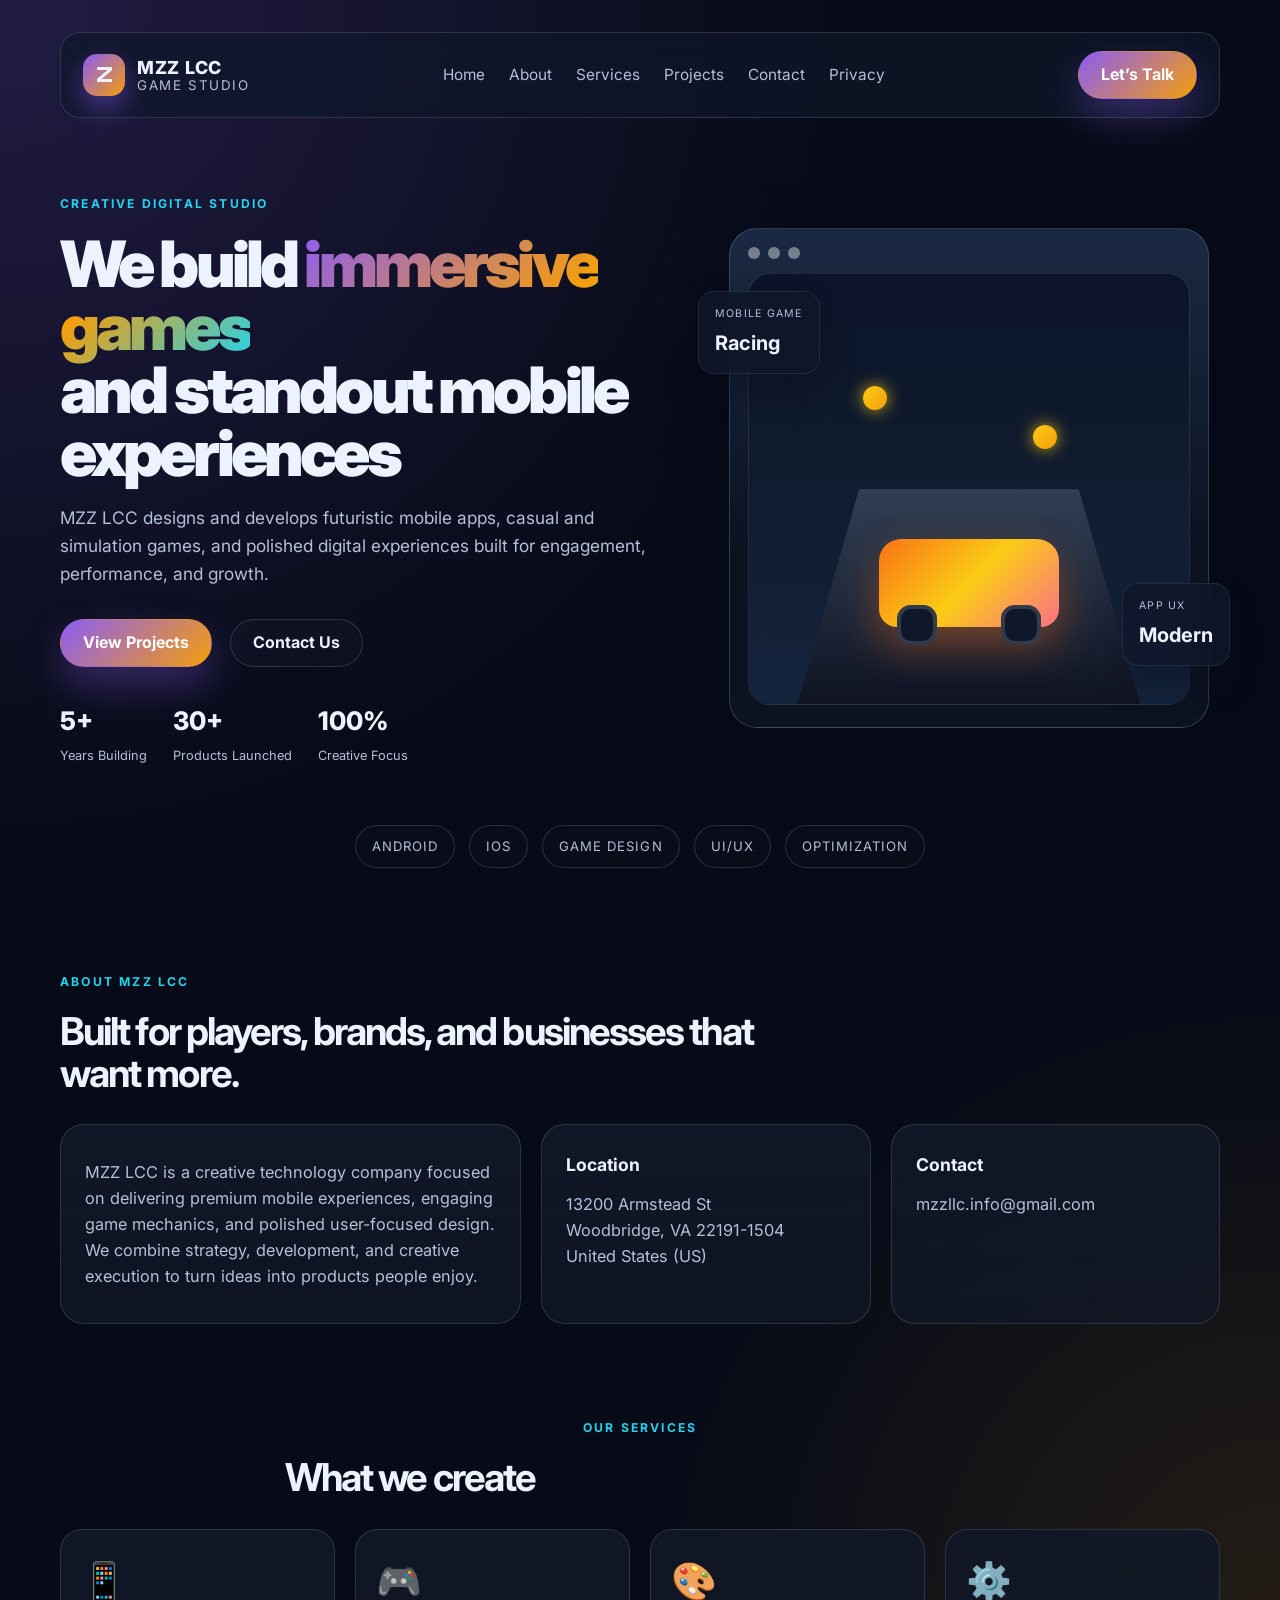
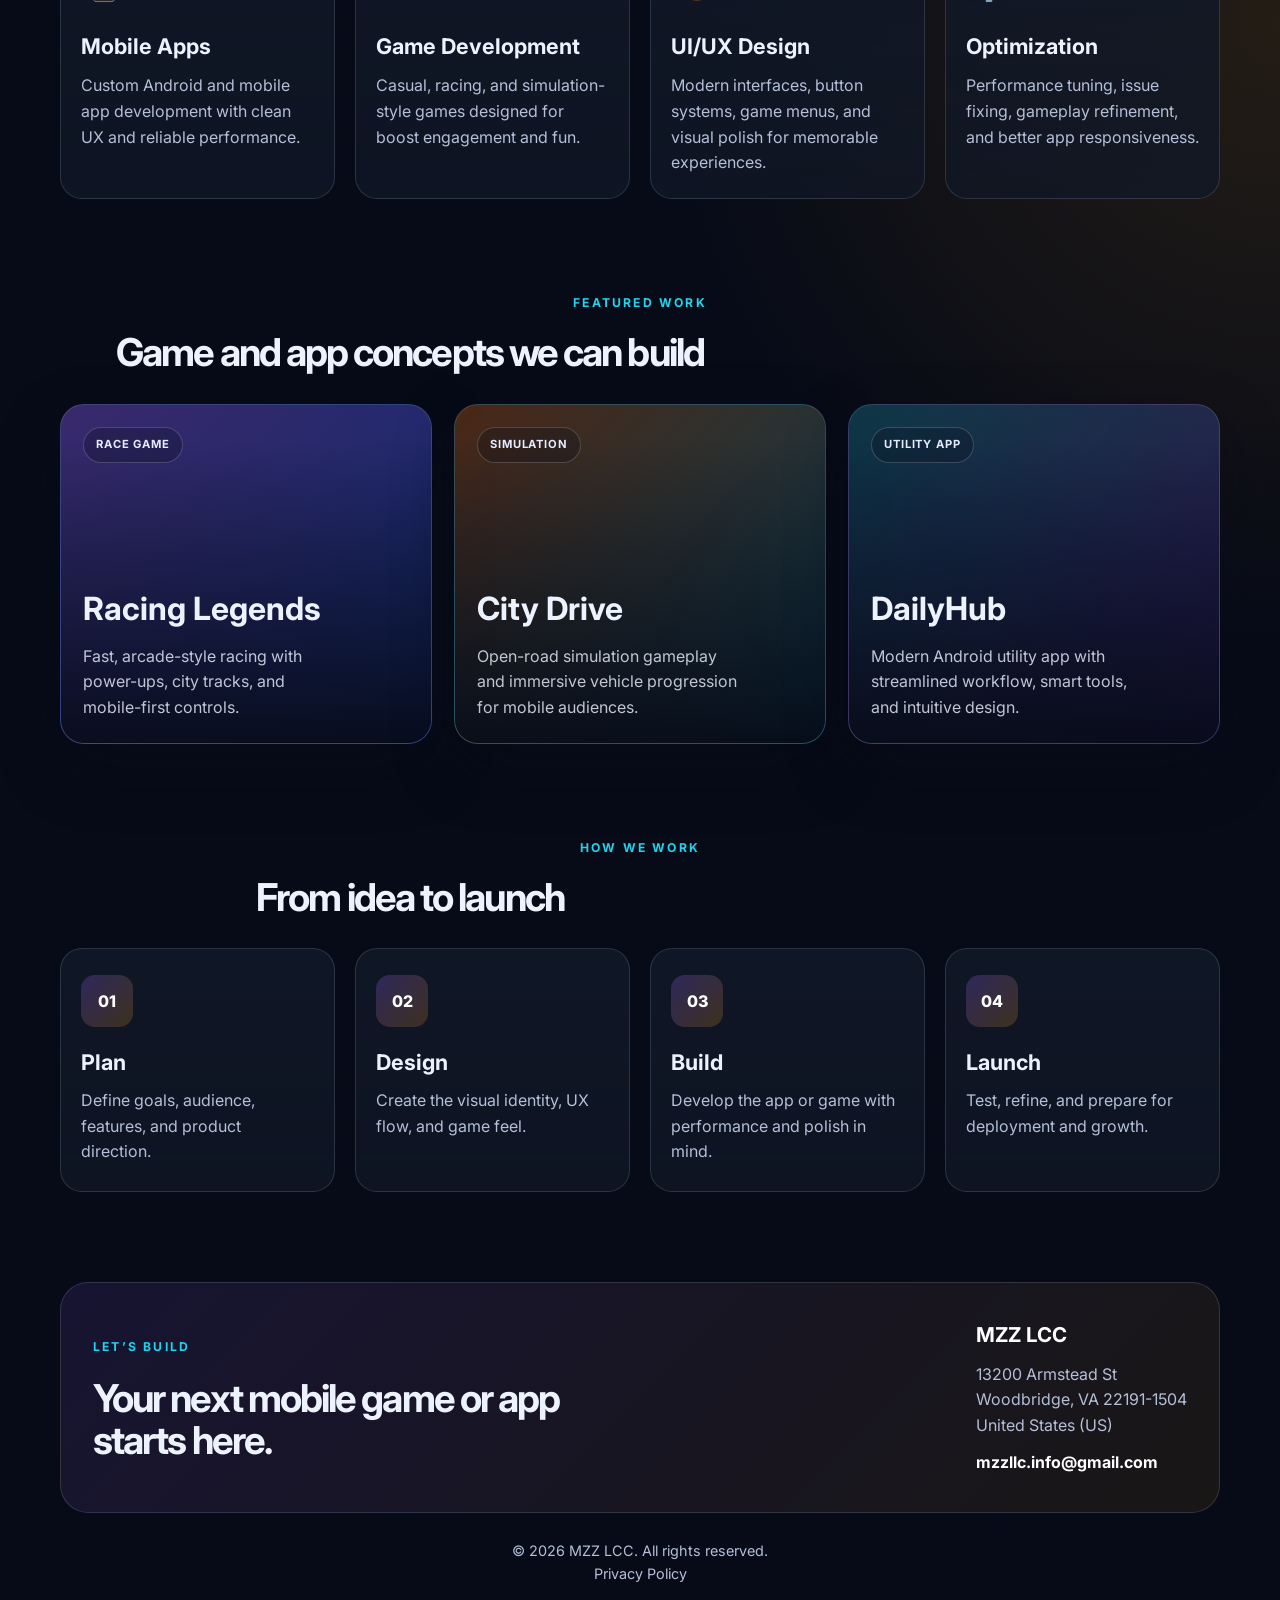
<file: index.html>
<!DOCTYPE html>
<html lang="en">
  <head>
    <meta charset="UTF-8" />
    <meta name="viewport" content="width=device-width, initial-scale=1.0" />
    <title>MZZ LCC | Game Studio & Mobile Innovation</title>
    <meta
      name="description"
      content="MZZ LCC creates mobile games, Android apps, UI/UX designs, and digital experiences for players and brands."
    />
    <link rel="preconnect" href="https://fonts.googleapis.com" />
    <link rel="preconnect" href="https://fonts.gstatic.com" crossorigin />
    <link
      href="https://fonts.googleapis.com/css2?family=Inter:wght@400;500;600;700;800;900&family=Orbitron:wght@500;700;800;900&display=swap"
      rel="stylesheet"
    />
    <link rel="stylesheet" href="style.css" />
  </head>
  <body>
    <div class="site-shell">
      <header class="topbar">
        <div class="brand">
          <div class="brand-mark">Z</div>
          <div class="brand-copy">
            <span class="brand-name">MZZ LCC</span>
            <small>Game Studio</small>
          </div>
        </div>

        <nav class="nav" aria-label="Main navigation">
          <a href="index.html">Home</a>
          <a href="#about">About</a>
          <a href="#services">Services</a>
          <a href="#works">Projects</a>
          <a href="#contact">Contact</a>
          <a href="privacy.html">Privacy</a>
        </nav>

        <a href="#contact" class="btn btn-primary">Let’s Talk</a>
      </header>

      <main>
        <section id="home" class="hero">
          <div class="hero-copy">
            <span class="eyebrow">Creative digital studio</span>
            <h1>
              We build <span>immersive games</span><br />
              and standout mobile experiences
            </h1>
            <p>
              MZZ LCC designs and develops futuristic mobile apps, casual and
              simulation games, and polished digital experiences built for
              engagement, performance, and growth.
            </p>

            <div class="cta-row">
              <a href="#works" class="btn btn-primary">View Projects</a>
              <a href="#contact" class="btn btn-secondary">Contact Us</a>
            </div>

            <ul class="hero-stats">
              <li>
                <strong>5+</strong>
                <span>Years Building</span>
              </li>
              <li>
                <strong>30+</strong>
                <span>Products Launched</span>
              </li>
              <li>
                <strong>100%</strong>
                <span>Creative Focus</span>
              </li>
            </ul>
          </div>

          <div class="hero-visual" aria-label="Game studio showcase">
            <div class="screen screen-main">
              <div class="screen-topbar">
                <span></span>
                <span></span>
                <span></span>
              </div>
              <div class="screen-body">
                <div class="game-illustration">
                  <div class="road"></div>
                  <div class="car"></div>
                  <div class="coin coin-one"></div>
                  <div class="coin coin-two"></div>
                </div>
              </div>
            </div>
            <div class="floating-card floating-card-a">
              <span>Mobile Game</span>
              <strong>Racing</strong>
            </div>
            <div class="floating-card floating-card-b">
              <span>App UX</span>
              <strong>Modern</strong>
            </div>
          </div>
        </section>

        <div class="brand-strip">
          <span>Android</span>
          <span>iOS</span>
          <span>Game Design</span>
          <span>UI/UX</span>
          <span>Optimization</span>
        </div>

        <section id="about" class="about section-block">
          <div class="section-heading">
            <span class="eyebrow">About MZZ LCC</span>
            <h2>Built for players, brands, and businesses that want more.</h2>
          </div>

          <div class="about-grid">
            <div class="about-card large">
              <p>
                MZZ LCC is a creative technology company focused on delivering
                premium mobile experiences, engaging game mechanics, and
                polished user-focused design. We combine strategy, development,
                and creative execution to turn ideas into products people enjoy.
              </p>
            </div>

            <div class="about-card">
              <h3>Location</h3>
              <p>13200 Armstead St<br />Woodbridge, VA 22191-1504<br />United States (US)</p>
            </div>

            <div class="about-card">
              <h3>Contact</h3>
              <p>
                <a href="mailto:mzzllc.info@gmail.com">mzzllc.info@gmail.com</a>
              </p>
            </div>
          </div>
        </section>

        <section id="services" class="services section-block">
          <div class="section-heading center">
            <span class="eyebrow">Our services</span>
            <h2>What we create</h2>
          </div>

          <div class="service-grid">
            <article class="service-card">
              <div class="service-icon">📱</div>
              <h3>Mobile Apps</h3>
              <p>Custom Android and mobile app development with clean UX and reliable performance.</p>
            </article>

            <article class="service-card">
              <div class="service-icon">🎮</div>
              <h3>Game Development</h3>
              <p>Casual, racing, and simulation-style games designed for boost engagement and fun.</p>
            </article>

            <article class="service-card">
              <div class="service-icon">🎨</div>
              <h3>UI/UX Design</h3>
              <p>Modern interfaces, button systems, game menus, and visual polish for memorable experiences.</p>
            </article>

            <article class="service-card">
              <div class="service-icon">⚙️</div>
              <h3>Optimization</h3>
              <p>Performance tuning, issue fixing, gameplay refinement, and better app responsiveness.</p>
            </article>
          </div>
        </section>

        <section id="works" class="projects section-block">
          <div class="section-heading center">
            <span class="eyebrow">Featured work</span>
            <h2>Game and app concepts we can build</h2>
          </div>

          <div class="project-grid">
            <article class="project-card project-one">
              <span class="project-tag">Race Game</span>
              <h3>Racing Legends</h3>
              <p>Fast, arcade-style racing with power-ups, city tracks, and mobile-first controls.</p>
            </article>

            <article class="project-card project-two">
              <span class="project-tag">Simulation</span>
              <h3>City Drive</h3>
              <p>Open-road simulation gameplay and immersive vehicle progression for mobile audiences.</p>
            </article>

            <article class="project-card project-three">
              <span class="project-tag">Utility App</span>
              <h3>DailyHub</h3>
              <p>Modern Android utility app with streamlined workflow, smart tools, and intuitive design.</p>
            </article>
          </div>
        </section>

        <section class="process section-block">
          <div class="section-heading center">
            <span class="eyebrow">How we work</span>
            <h2>From idea to launch</h2>
          </div>

          <div class="process-grid">
            <div class="process-step">
              <span>01</span>
              <h3>Plan</h3>
              <p>Define goals, audience, features, and product direction.</p>
            </div>
            <div class="process-step">
              <span>02</span>
              <h3>Design</h3>
              <p>Create the visual identity, UX flow, and game feel.</p>
            </div>
            <div class="process-step">
              <span>03</span>
              <h3>Build</h3>
              <p>Develop the app or game with performance and polish in mind.</p>
            </div>
            <div class="process-step">
              <span>04</span>
              <h3>Launch</h3>
              <p>Test, refine, and prepare for deployment and growth.</p>
            </div>
          </div>
        </section>

        <section id="contact" class="contact section-block">
          <div class="contact-box">
            <div class="contact-copy">
              <span class="eyebrow">Let’s build</span>
              <h2>Your next mobile game or app starts here.</h2>
            </div>

            <div class="contact-info">
              <p><strong>MZZ LCC</strong></p>
              <p>13200 Armstead St<br />Woodbridge, VA 22191-1504<br />United States (US)</p>
              <a href="mailto:mzzllc.info@gmail.com">mzzllc.info@gmail.com</a>
            </div>
          </div>
        </section>
      </main>

      <footer class="footer">
        <p>© 2026 MZZ LCC. All rights reserved.</p>
        <p><a href="privacy.html">Privacy Policy</a></p>
      </footer>
    </div>
  </body>
</html>
</file>
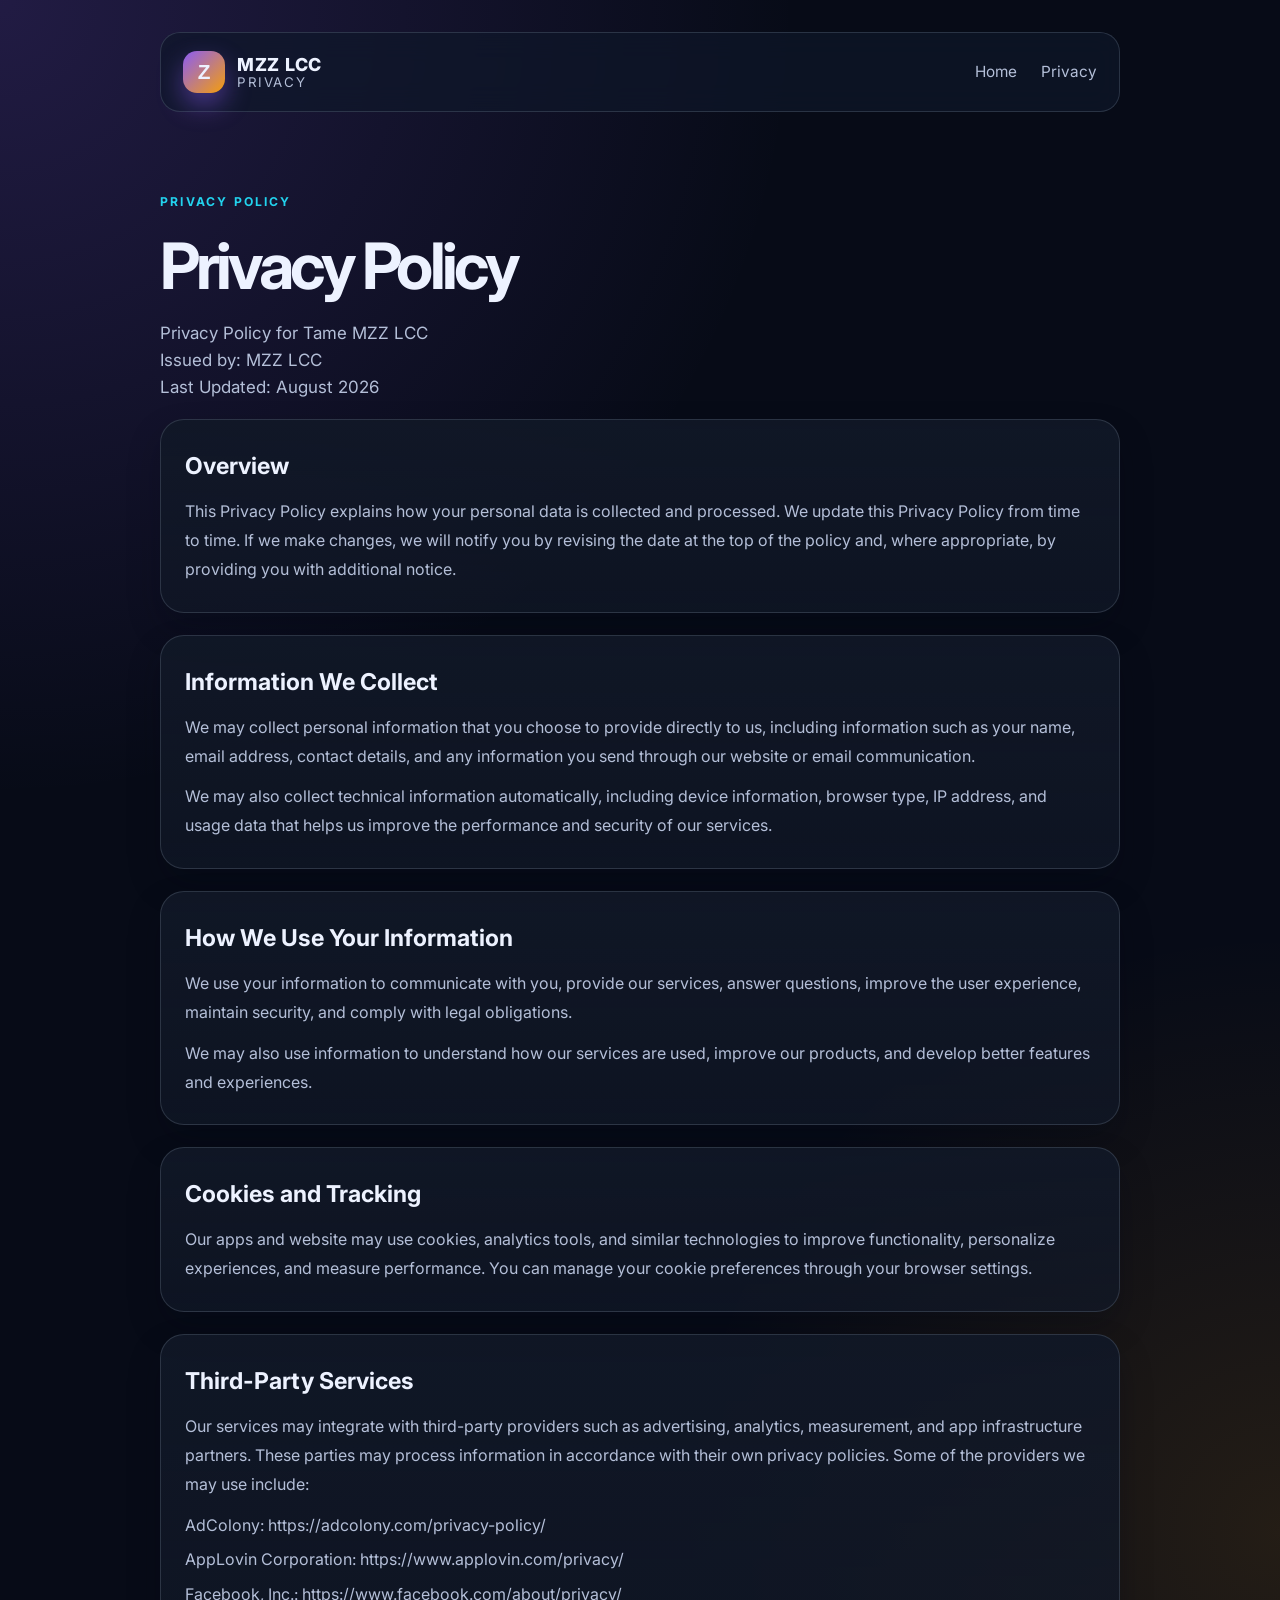
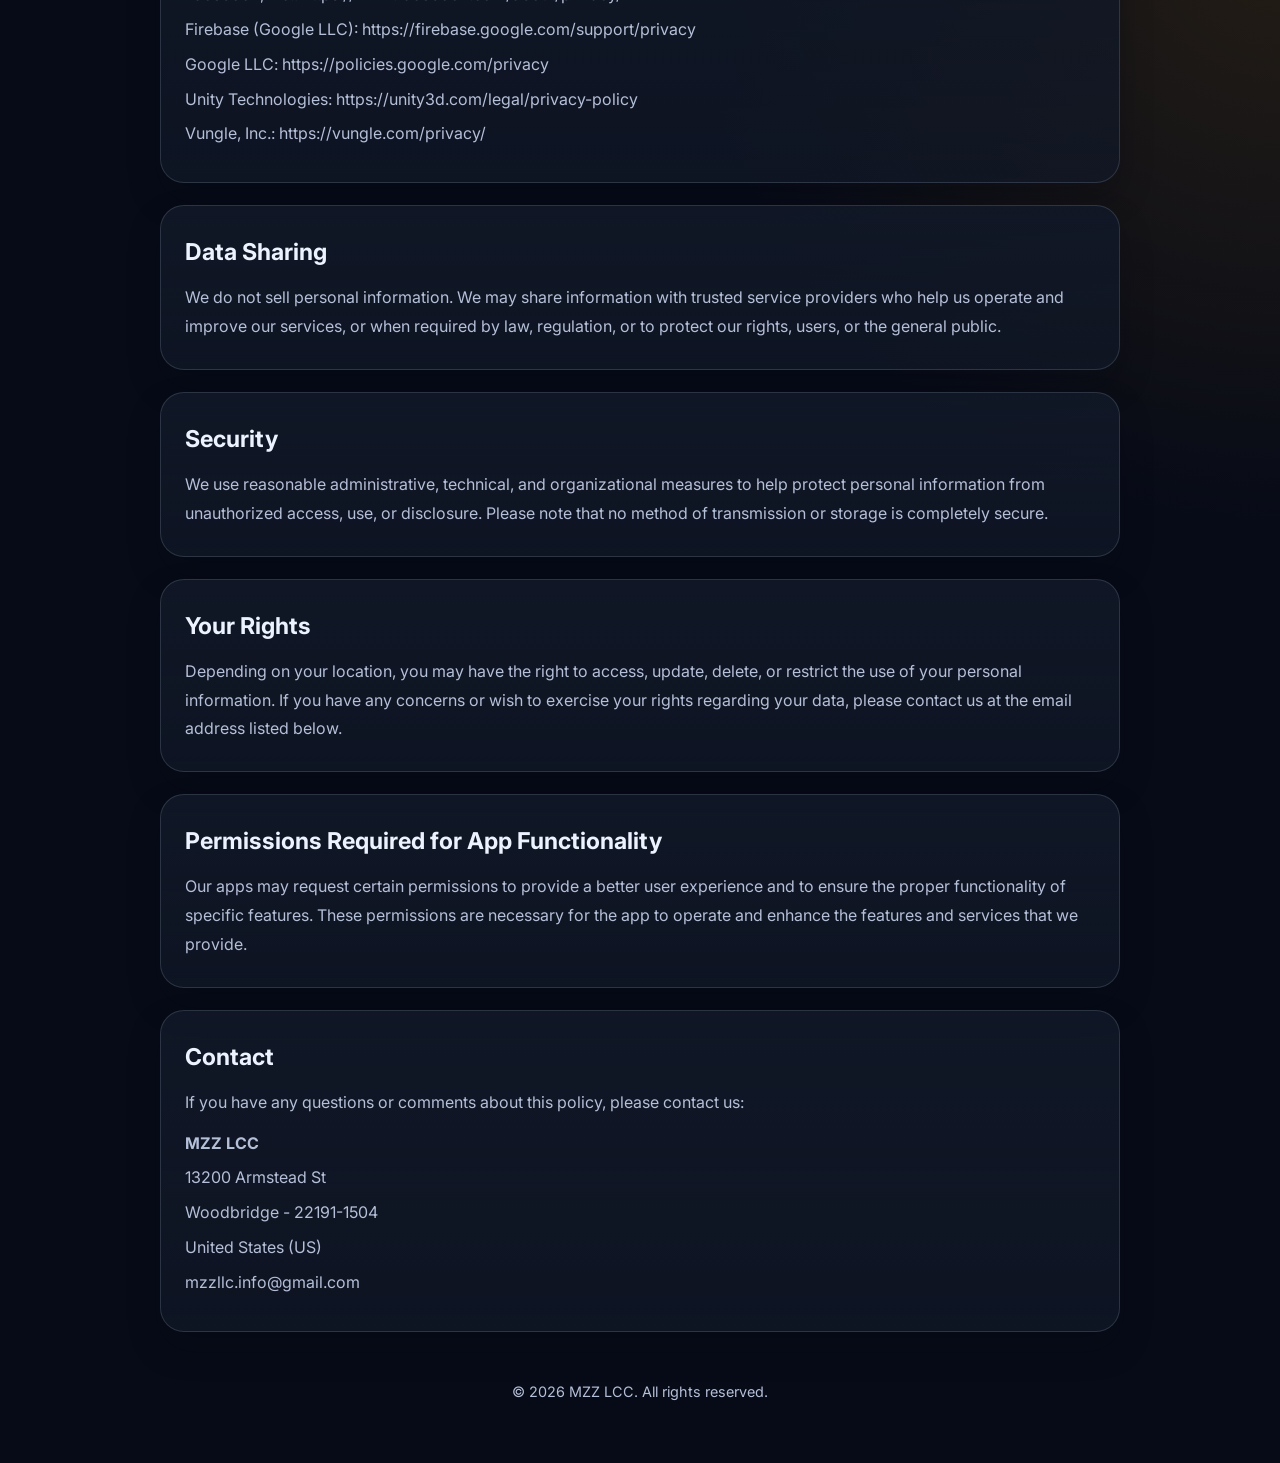
<file: privacy.html>
<!DOCTYPE html>
<html lang="en">
  <head>
    <meta charset="UTF-8" />
    <meta name="viewport" content="width=device-width, initial-scale=1.0" />
    <title>MZZ LCC - Privacy</title>
    <meta
      name="description"
      content="Privacy Policy for Tame MZZ LCC. Issued by: MZZ LCC. Last Updated: August 2026."
    />
    <link rel="preconnect" href="https://fonts.googleapis.com" />
    <link rel="preconnect" href="https://fonts.gstatic.com" crossorigin />
    <link
      href="https://fonts.googleapis.com/css2?family=Inter:wght@400;500;600;700;800;900&display=swap"
      rel="stylesheet"
    />
    <link rel="stylesheet" href="style.css" />
  </head>
  <body>
    <div class="site-shell privacy-shell">
      <header class="topbar policy-topbar">
        <div class="brand">
          <div class="brand-mark">Z</div>
          <div class="brand-copy">
            <span class="brand-name">MZZ LCC</span>
            <small>Privacy</small>
          </div>
        </div>

        <nav class="nav" aria-label="Main navigation">
          <a href="index.html">Home</a>
          <a href="privacy.html">Privacy</a>
        </nav>
      </header>

      <main class="privacy-page">
        <section class="privacy-header">
          <span class="eyebrow">Privacy Policy</span>
          <h1>Privacy Policy</h1>
          <p>
            Privacy Policy for Tame MZZ LCC<br />
            Issued by: MZZ LCC<br />
            Last Updated: August 2026
          </p>
        </section>

        <section class="policy-card">
          <h2>Overview</h2>
          <p>
            This Privacy Policy explains how your personal data is collected and processed.
            We update this Privacy Policy from time to time. If we make changes, we will
            notify you by revising the date at the top of the policy and, where appropriate,
            by providing you with additional notice.
          </p>
        </section>

        <section class="policy-card">
          <h2>Information We Collect</h2>
          <p>
            We may collect personal information that you choose to provide directly to us,
            including information such as your name, email address, contact details,
            and any information you send through our website or email communication.
          </p>
          <p>
            We may also collect technical information automatically, including device
            information, browser type, IP address, and usage data that helps us improve
            the performance and security of our services.
          </p>
        </section>

        <section class="policy-card">
          <h2>How We Use Your Information</h2>
          <p>
            We use your information to communicate with you, provide our services, answer
            questions, improve the user experience, maintain security, and comply with legal
            obligations.
          </p>
          <p>
            We may also use information to understand how our services are used, improve our
            products, and develop better features and experiences.
          </p>
        </section>

        <section class="policy-card">
          <h2>Cookies and Tracking</h2>
          <p>
            Our apps and website may use cookies, analytics tools, and similar technologies
            to improve functionality, personalize experiences, and measure performance.
            You can manage your cookie preferences through your browser settings.
          </p>
        </section>

        <section class="policy-card">
          <h2>Third-Party Services</h2>
          <p>
            Our services may integrate with third-party providers such as advertising, analytics,
            measurement, and app infrastructure partners. These parties may process information
            in accordance with their own privacy policies. Some of the providers we may use include:
          </p>
          <ul>
            <li>AdColony: <a href="https://adcolony.com/privacy-policy/" target="_blank" rel="noreferrer">https://adcolony.com/privacy-policy/</a></li>
            <li>AppLovin Corporation: <a href="https://www.applovin.com/privacy/" target="_blank" rel="noreferrer">https://www.applovin.com/privacy/</a></li>
            <li>Facebook, Inc.: <a href="https://www.facebook.com/about/privacy/" target="_blank" rel="noreferrer">https://www.facebook.com/about/privacy/</a></li>
            <li>Firebase (Google LLC): <a href="https://firebase.google.com/support/privacy" target="_blank" rel="noreferrer">https://firebase.google.com/support/privacy</a></li>
            <li>Google LLC: <a href="https://policies.google.com/privacy" target="_blank" rel="noreferrer">https://policies.google.com/privacy</a></li>
            <li>Unity Technologies: <a href="https://unity3d.com/legal/privacy-policy" target="_blank" rel="noreferrer">https://unity3d.com/legal/privacy-policy</a></li>
            <li>Vungle, Inc.: <a href="https://vungle.com/privacy/" target="_blank" rel="noreferrer">https://vungle.com/privacy/</a></li>
          </ul>
        </section>

        <section class="policy-card">
          <h2>Data Sharing</h2>
          <p>
            We do not sell personal information. We may share information with trusted service
            providers who help us operate and improve our services, or when required by law,
            regulation, or to protect our rights, users, or the general public.
          </p>
        </section>

        <section class="policy-card">
          <h2>Security</h2>
          <p>
            We use reasonable administrative, technical, and organizational measures to help
            protect personal information from unauthorized access, use, or disclosure. Please
            note that no method of transmission or storage is completely secure.
          </p>
        </section>

        <section class="policy-card">
          <h2>Your Rights</h2>
          <p>
            Depending on your location, you may have the right to access, update, delete, or
            restrict the use of your personal information. If you have any concerns or wish to
            exercise your rights regarding your data, please contact us at the email address
            listed below.
          </p>
        </section>

        <section class="policy-card">
          <h2>Permissions Required for App Functionality</h2>
          <p>
            Our apps may request certain permissions to provide a better user experience and to
            ensure the proper functionality of specific features. These permissions are necessary
            for the app to operate and enhance the features and services that we provide.
          </p>
        </section>

        <section class="policy-card">
          <h2>Contact</h2>
          <p>
            If you have any questions or comments about this policy, please contact us:
          </p>
          <ul>
            <li><strong>MZZ LCC</strong></li>
            <li>13200 Armstead St</li>
            <li>Woodbridge - 22191-1504</li>
            <li>United States (US)</li>
            <li><a href="mailto:mzzllc.info@gmail.com">mzzllc.info@gmail.com</a></li>
          </ul>
        </section>
      </main>

      <footer class="footer">
        <p>© 2026 MZZ LCC. All rights reserved.</p>
      </footer>
    </div>
  </body>
</html>
</file>
<file: style.css>
:root {
  --bg: #070b17;
  --panel: #0f172a;
  --panel-soft: rgba(15, 23, 42, 0.8);
  --card: #101b2d;
  --card-2: #141f34;
  --line: rgba(148, 163, 184, 0.22);
  --text: #edf2ff;
  --muted: #b4bfd8;
  --primary: #8b5cf6;
  --secondary: #f59e0b;
  --accent: #22d3ee;
  --highlight: #f97316;
  --white: #ffffff;
  --shadow: 0 24px 60px rgba(8, 12, 24, 0.45);
}

* {
  margin: 0;
  padding: 0;
  box-sizing: border-box;
}

html {
  scroll-behavior: smooth;
}

body {
  font-family: "Inter", sans-serif;
  background:
    radial-gradient(circle at top left, rgba(139, 92, 246, 0.2), transparent 24%),
    radial-gradient(circle at right center, rgba(245, 158, 11, 0.12), transparent 30%),
    var(--bg);
  color: var(--text);
  line-height: 1.6;
}

img {
  max-width: 100%;
  display: block;
}

 a {
  color: inherit;
  text-decoration: none;
}

.site-shell {
  max-width: 1200px;
  margin: 0 auto;
  padding: 32px 20px 60px;
}

.topbar {
  display: flex;
  align-items: center;
  justify-content: space-between;
  gap: 20px;
  background: rgba(15, 23, 42, 0.7);
  border: 1px solid var(--line);
  border-radius: 20px;
  padding: 18px 22px;
  position: sticky;
  top: 18px;
  backdrop-filter: blur(14px);
  z-index: 50;
}

.brand {
  display: flex;
  align-items: center;
  gap: 12px;
}

.brand-mark {
  width: 42px;
  height: 42px;
  display: grid;
  place-items: center;
  border-radius: 14px;
  background: linear-gradient(135deg, var(--primary), var(--secondary));
  box-shadow: 0 12px 26px rgba(139, 92, 246, 0.45);
  font-family: "Orbitron", sans-serif;
  font-size: 1.3rem;
  font-weight: 800;
}

.brand-copy {
  display: flex;
  flex-direction: column;
  line-height: 1.1;
}

.brand-name {
  font-size: 1.12rem;
  font-weight: 800;
  letter-spacing: 0.04em;
}

.brand-copy small {
  color: var(--muted);
  letter-spacing: 0.12em;
  text-transform: uppercase;
}

.nav {
  display: flex;
  align-items: center;
  gap: 24px;
  color: var(--muted);
  font-size: 0.96rem;
}

.nav a {
  transition: color 0.25s ease;
}

.nav a:hover {
  color: var(--white);
}

.btn {
  display: inline-flex;
  align-items: center;
  justify-content: center;
  min-height: 48px;
  padding: 0 22px;
  border-radius: 999px;
  border: 1px solid transparent;
  font-weight: 700;
  transition: transform 0.2s ease, box-shadow 0.2s ease, border-color 0.2s ease;
}

.btn:hover {
  transform: translateY(-1px);
}

.btn-primary {
  background: linear-gradient(135deg, var(--primary), var(--secondary));
  color: var(--white);
  box-shadow: 0 18px 38px rgba(139, 92, 246, 0.32);
}

.btn-secondary {
  border-color: var(--line);
  background: rgba(148, 163, 184, 0.03);
  color: var(--text);
}

.hero {
  display: grid;
  grid-template-columns: 1.1fr 0.9fr;
  align-items: center;
  gap: 44px;
  padding: 72px 0 26px;
}

.eyebrow {
  display: inline-block;
  font-size: 0.76rem;
  letter-spacing: 0.18em;
  text-transform: uppercase;
  color: var(--accent);
  margin-bottom: 20px;
  font-weight: 700;
}

.hero-copy h1 {
  font-size: clamp(2.8rem, 5vw, 5rem);
  line-height: 0.98;
  letter-spacing: -0.06em;
  font-weight: 900;
  margin-bottom: 20px;
}

.hero-copy h1 span {
  background: linear-gradient(135deg, #8b5cf6, #f59e0b 60%, #22d3ee);
  -webkit-background-clip: text;
  background-clip: text;
  -webkit-text-fill-color: transparent;
}

.hero-copy p {
  max-width: 620px;
  color: var(--muted);
  font-size: 1.08rem;
}

.cta-row {
  display: flex;
  align-items: center;
  flex-wrap: wrap;
  gap: 18px;
  margin: 32px 0 28px;
}

.hero-stats {
  list-style: none;
  display: flex;
  flex-wrap: wrap;
  gap: 26px;
  padding-top: 6px;
}

.hero-stats li {
  display: flex;
  flex-direction: column;
  gap: 4px;
}

.hero-stats strong {
  font-size: 1.6rem;
  font-weight: 800;
}

.hero-stats span {
  color: var(--muted);
  font-size: 0.8rem;
}

.hero-visual {
  position: relative;
  min-height: 520px;
  display: grid;
  place-items: center;
}

.screen {
  position: relative;
  width: min(100%, 480px);
  min-height: 500px;
  background: linear-gradient(180deg, #1a2943, #0b1220 65%);
  border: 1px solid rgba(148, 163, 184, 0.28);
  border-radius: 28px;
  padding: 18px 18px 12px;
  box-shadow: var(--shadow);
}

.screen-topbar {
  display: flex;
  gap: 8px;
  margin-bottom: 14px;
}

.screen-topbar span {
  width: 12px;
  height: 12px;
  border-radius: 50%;
  background: rgba(255, 255, 255, 0.4);
}

.screen-body {
  height: calc(100% - 38px);
  border-radius: 22px;
  overflow: hidden;
  background: linear-gradient(180deg, rgba(23, 28, 48, 0.9), rgba(9, 13, 25, 0.98));
  border: 1px solid rgba(148, 163, 184, 0.18);
}

.game-illustration {
  position: relative;
  width: 100%;
  height: 100%;
  min-height: 430px;
  background: linear-gradient(180deg, #0b1428, #101b2e 45%, #13243d 100%);
  overflow: hidden;
}

.road {
  position: absolute;
  left: 50%;
  bottom: 0;
  transform: translateX(-50%);
  width: 78%;
  height: 50%;
  background: linear-gradient(180deg, rgba(148, 163, 184, 0.25), rgba(15, 18, 33, 0.95));
  clip-path: polygon(18% 0, 82% 0, 100% 100%, 0 100%);
}

.car {
  position: absolute;
  left: 50%;
  bottom: 18%;
  transform: translateX(-50%);
  width: 180px;
  height: 88px;
  background: linear-gradient(135deg, #f97316, #facc15, #fb7185);
  border-radius: 22px 22px 18px 18px;
  box-shadow: 0 18px 40px rgba(249, 115, 22, 0.4);
}

.car::before,
.car::after {
  content: "";
  position: absolute;
  width: 40px;
  height: 40px;
  bottom: -18px;
  border-radius: 14px;
  background: #0f172a;
  box-shadow: inset 0 0 0 4px rgba(255,255,255,0.15);
}

.car::before { left: 18px; }
.car::after { right: 18px; }

.coin {
  position: absolute;
  width: 24px;
  height: 24px;
  border-radius: 50%;
  background: linear-gradient(135deg, #facc15, #f59e0b);
  box-shadow: 0 0 16px rgba(250, 204, 21, 0.8);
}

.coin-one { top: 26%; left: 26%; }
.coin-two { top: 35%; right: 30%; }

.floating-card {
  position: absolute;
  display: flex;
  flex-direction: column;
  padding: 14px 16px;
  border-radius: 16px;
  border: 1px solid rgba(255, 255, 255, 0.08);
  background: rgba(15, 23, 42, 0.8);
  box-shadow: 0 18px 30px rgba(9, 13, 25, 0.4);
  backdrop-filter: blur(18px);
}

.floating-card span {
  font-size: 0.66rem;
  text-transform: uppercase;
  letter-spacing: 0.12em;
  color: var(--muted);
}

.floating-card strong {
  margin-top: 4px;
  font-size: 1.25rem;
}

.floating-card-a {
  left: -4%;
  top: 14%;
}

.floating-card-b {
  right: -2%;
  bottom: 14%;
}

.brand-strip {
  display: flex;
  flex-wrap: wrap;
  justify-content: center;
  gap: 14px;
  margin: 14px auto 0;
  padding: 18px 14px 10px;
}

.brand-strip span {
  border: 1px solid var(--line);
  padding: 10px 16px;
  border-radius: 999px;
  color: var(--muted);
  background: rgba(148, 163, 184, 0.02);
  font-size: 0.82rem;
  letter-spacing: 0.08em;
  text-transform: uppercase;
}

.section-block {
  padding-top: 90px;
}

.section-heading {
  margin-bottom: 30px;
}

.section-heading.center {
  text-align: center;
}

.section-heading h2 {
  font-size: clamp(2rem, 3vw, 3.4rem);
  line-height: 1.08;
  letter-spacing: -0.05em;
  max-width: 700px;
}

.about-grid {
  display: grid;
  grid-template-columns: 1.4fr 1fr 1fr;
  gap: 20px;
}

.about-card {
  background: linear-gradient(180deg, rgba(17, 24, 39, 0.9), rgba(17, 24, 39, 0.7));
  border: 1px solid var(--line);
  border-radius: 24px;
  padding: 26px 24px;
}

.about-card.large {
  display: flex;
  align-items: center;
  min-height: 200px;
}

.about-card h3 {
  margin-bottom: 12px;
  font-size: 1.1rem;
}

.about-card p,
.about-card a {
  color: var(--muted);
  font-size: 1.02rem;
}

.service-grid {
  display: grid;
  grid-template-columns: repeat(4, minmax(220px, 1fr));
  gap: 20px;
}

.service-card {
  background: linear-gradient(180deg, rgba(17, 24, 39, 0.9), rgba(17, 24, 39, 0.72));
  border: 1px solid var(--line);
  border-radius: 22px;
  padding: 22px 20px;
  transition: transform 0.22s ease, border-color 0.22s ease;
}

.service-card:hover {
  transform: translateY(-4px);
  border-color: rgba(139, 92, 246, 0.6);
}

.service-icon {
  font-size: 2.3rem;
  margin-bottom: 18px;
}

.service-card h3 {
  font-size: 1.35rem;
  margin-bottom: 10px;
}

.service-card p {
  color: var(--muted);
}

.project-grid {
  display: grid;
  grid-template-columns: repeat(3, minmax(250px, 1fr));
  gap: 22px;
}

.project-card {
  position: relative;
  min-height: 300px;
  padding: 22px;
  border-radius: 24px;
  border: 1px solid var(--line);
  overflow: hidden;
  box-shadow: var(--shadow);
}

.project-card::before {
  content: "";
  position: absolute;
  inset: 0;
  background: linear-gradient(180deg, transparent 10%, rgba(7, 11, 23, 0.92) 100%);
}

.project-card > * {
  position: relative;
  z-index: 1;
}

.project-card h3,
.project-card p,
.project-tag {
  position: relative;
  z-index: 1;
}

.project-one {
  background: linear-gradient(135deg, rgba(139,92,246,0.38), rgba(29, 78, 216, 0.46)),
    url('https://images.unsplash.com/photo-1511512578047-dfb367046420?auto=format&fit=crop&w=900&q=80') center/cover no-repeat;
}

.project-two {
  background: linear-gradient(135deg, rgba(249,115,22,0.28), rgba(14, 116, 144, 0.45)),
    url('https://images.unsplash.com/photo-1542751371-adc38448a05e?auto=format&fit=crop&w=900&q=80') center/cover no-repeat;
}

.project-three {
  background: linear-gradient(135deg, rgba(34, 211, 238, 0.22), rgba(76, 29, 149, 0.46)),
    url('https://images.unsplash.com/photo-1522542550221-31fd19575a2d?auto=format&fit=crop&w=900&q=80') center/cover no-repeat;
}

.project-tag {
  display: inline-block;
  padding: 8px 12px;
  border: 1px solid rgba(255,255,255,0.18);
  border-radius: 999px;
  background: rgba(8, 13, 26, 0.28);
  color: #e5ebff;
  font-size: 0.7rem;
  font-weight: 700;
  letter-spacing: 0.08em;
  text-transform: uppercase;
  margin-bottom: 120px;
}

.project-card h3 {
  font-size: 2rem;
  margin-bottom: 10px;
}

.project-card p {
  color: rgba(237, 242, 255, 0.8);
  max-width: 260px;
}

.process-grid {
  display: grid;
  grid-template-columns: repeat(4, minmax(200px, 1fr));
  gap: 20px;
}

.process-step {
  background: linear-gradient(180deg, rgba(17, 24, 39, 0.9), rgba(17, 24, 39, 0.7));
  border: 1px solid var(--line);
  border-radius: 22px;
  padding: 26px 20px;
}

.process-step span {
  display: inline-flex;
  position: relative;
  width: 52px;
  height: 52px;
  align-items: center;
  justify-content: center;
  border-radius: 14px;
  background: linear-gradient(135deg, rgba(139,92,246,0.26), rgba(245,158,11,0.2));
  color: var(--white);
  font-weight: 800;
  margin-bottom: 18px;
}

.process-step h3 {
  margin-bottom: 8px;
  font-size: 1.35rem;
}

.process-step p {
  color: var(--muted);
}

.contact-box {
  display: flex;
  align-items: center;
  justify-content: space-between;
  gap: 24px;
  padding: 36px 32px;
  background: linear-gradient(135deg, rgba(139,92,246,0.12), rgba(245,158,11,0.08));
  border: 1px solid var(--line);
  border-radius: 28px;
}

.contact-copy h2 {
  font-size: clamp(2rem, 3vw, 3rem);
  line-height: 1.1;
  letter-spacing: -0.05em;
  max-width: 540px;
}

.contact-info {
  text-align: left;
  color: var(--muted);
}

.contact-info strong {
  display: block;
  color: var(--white);
  font-size: 1.28rem;
  margin-bottom: 10px;
}

.contact-info a {
  display: inline-block;
  margin-top: 12px;
  color: var(--white);
  font-weight: 700;
}

.footer {
  padding-top: 26px;
  text-align: center;
  color: var(--muted);
  font-size: 0.9rem;
}

.privacy-shell {
  max-width: 1000px;
}

.policy-topbar {
  margin-bottom: 20px;
}

.privacy-page {
  padding-top: 26px;
}

.privacy-header {
  padding: 30px 0 18px;
}

.privacy-header h1 {
  font-size: clamp(2.3rem, 5vw, 4rem);
  line-height: 1.1;
  letter-spacing: -0.06em;
  margin-bottom: 18px;
}

.privacy-header p {
  max-width: 720px;
  color: var(--muted);
  font-size: 1.06rem;
}

.policy-card {
  background: linear-gradient(180deg, rgba(17, 24, 39, 0.92), rgba(17, 24, 39, 0.72));
  border: 1px solid var(--line);
  border-radius: 24px;
  padding: 28px 24px;
  margin-bottom: 22px;
  box-shadow: 0 16px 32px rgba(3, 8, 18, 0.25);
}

.policy-card h2 {
  font-size: 1.45rem;
  margin-bottom: 12px;
}

.policy-card p,
.policy-card li {
  color: var(--muted);
  font-size: 1rem;
  line-height: 1.8;
}

.policy-card p + p {
  margin-top: 12px;
}

.policy-card ul {
  list-style: none;
  padding-left: 0;
  margin-top: 12px;
}

.policy-card li {
  margin-bottom: 6px;
}

.updated {
  font-weight: 700;
  color: var(--white);
}

@media (max-width: 980px) {
  .hero,
  .about-grid,
  .service-grid,
  .project-grid,
  .process-grid,
  .contact-box {
    grid-template-columns: 1fr;
  }

  .hero {
    display: block;
  }

  .hero-copy {
    margin-bottom: 34px;
  }

  .about-grid,
  .service-grid,
  .project-grid,
  .process-grid {
    display: grid;
  }

  .contact-box {
    display: grid;
  }
}

@media (max-width: 760px) {
  .site-shell {
    padding-left: 14px;
    padding-right: 14px;
  }

  .topbar {
    flex-wrap: wrap;
    justify-content: center;
  }

  .nav {
    width: 100%;
    justify-content: center;
    flex-wrap: wrap;
    gap: 12px 18px;
  }

  .hero {
    padding-top: 44px;
  }

  .hero-copy h1 {
    font-size: 2.7rem;
  }

  .cta-row {
    flex-direction: column;
    align-items: stretch;
  }

  .btn {
    width: 100%;
  }

  .service-grid,
  .project-grid,
  .process-grid,
  .about-grid {
    grid-template-columns: 1fr;
  }

  .floating-card-a {
    left: 8%;
    top: 8%;
  }

  .floating-card-b {
    right: 6%;
    bottom: 10%;
  }
}
</file>
